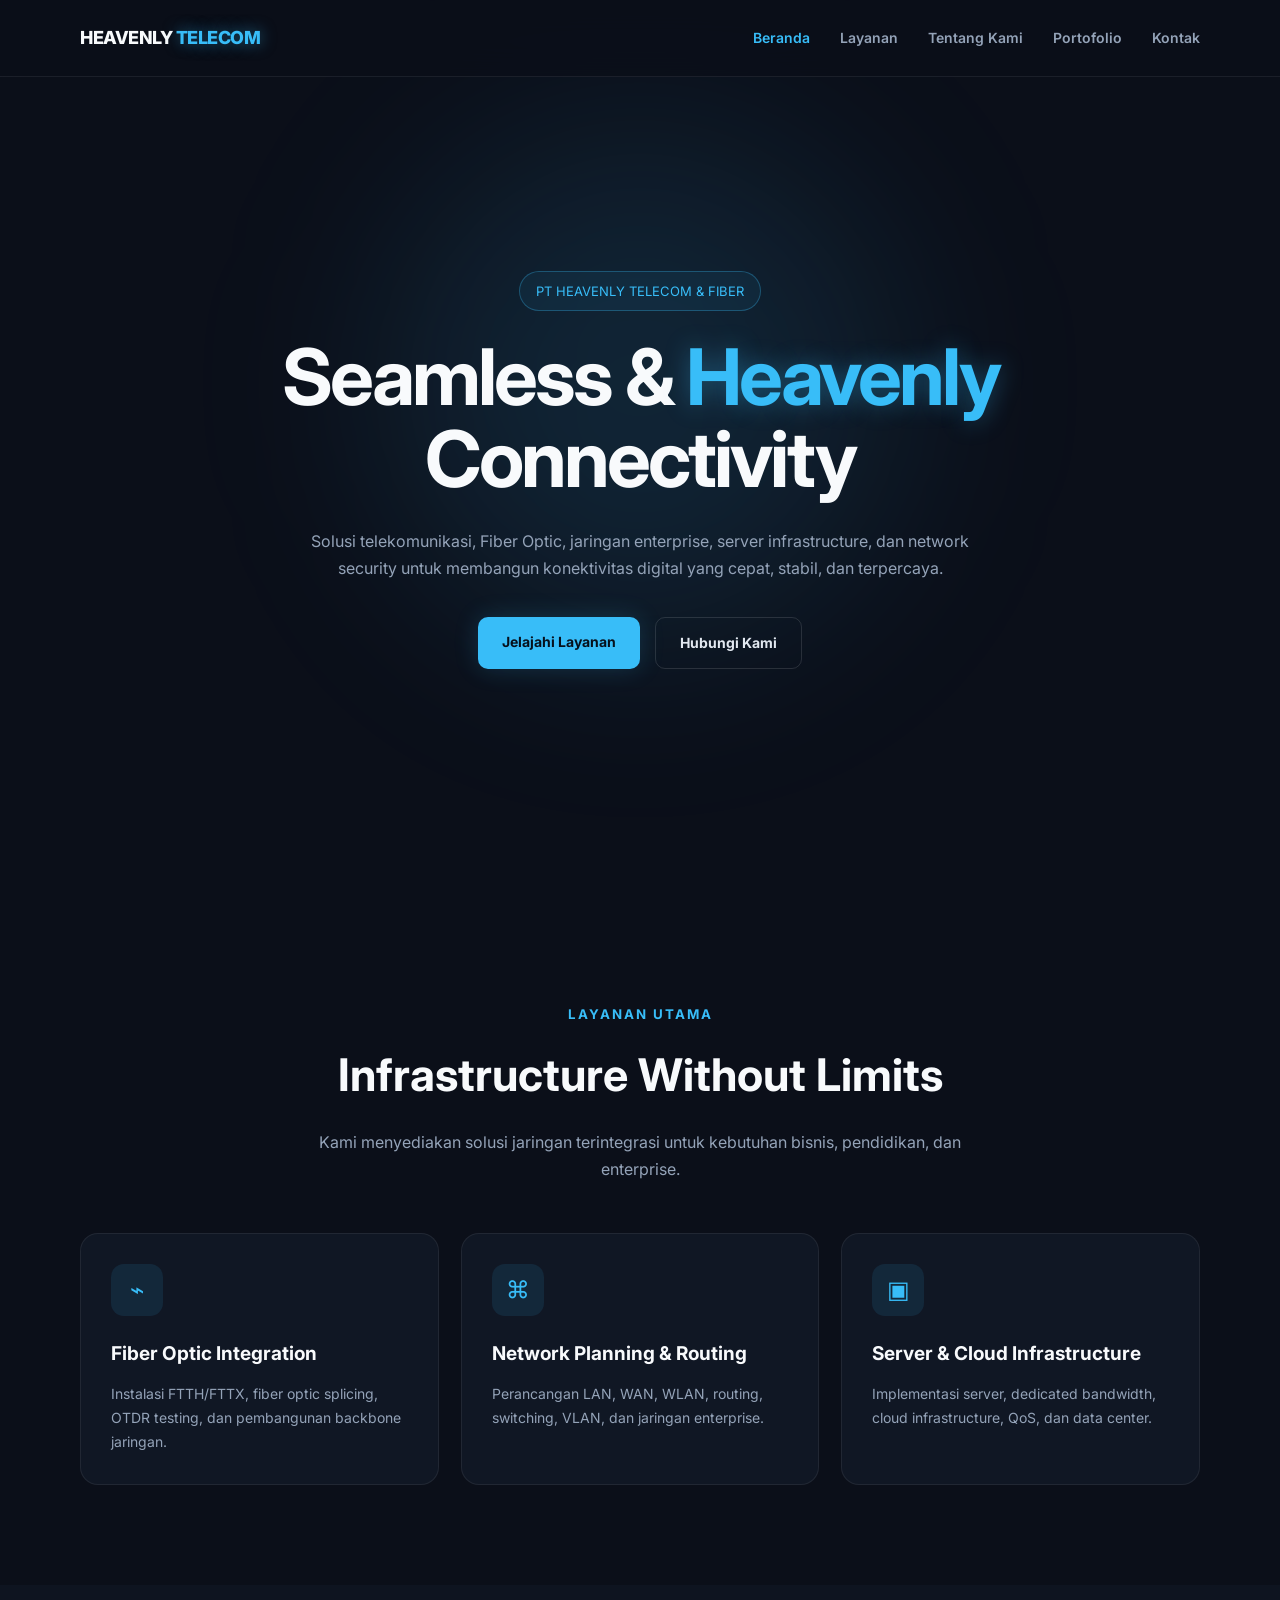
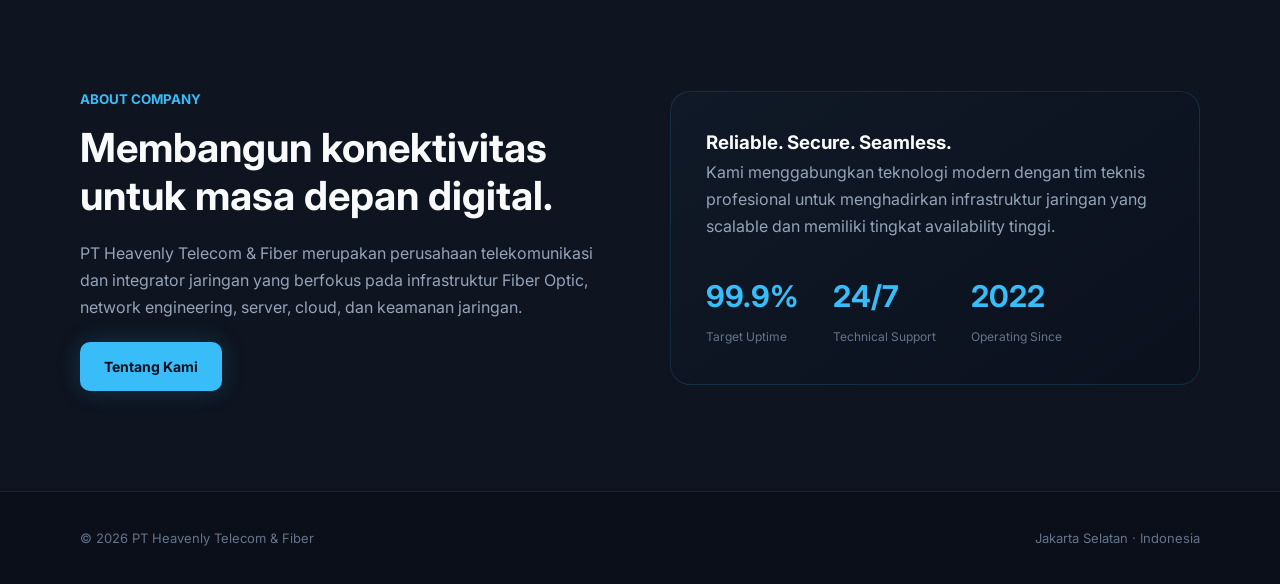
<file: index.html>
<!DOCTYPE html>
<html lang="id">
<head>
    <meta charset="UTF-8">
    <meta name="viewport" content="width=device-width, initial-scale=1.0">

    <title>PT Heavenly Telecom & Fiber | Beranda</title>

    <link rel="preconnect" href="https://fonts.googleapis.com">
    <link rel="preconnect" href="https://fonts.gstatic.com" crossorigin>
    <link href="https://fonts.googleapis.com/css2?family=Inter:wght@400;500;600;700;800&display=swap" rel="stylesheet">

    <style>
        * {
            margin: 0;
            padding: 0;
            box-sizing: border-box;
        }

        html {
            scroll-behavior: smooth;
        }

        body {
            font-family: "Inter", sans-serif;
            background: #0B0F19;
            color: #f8fafc;
            line-height: 1.7;
        }

        a {
            color: inherit;
            text-decoration: none;
        }

        .container {
            width: min(1120px, 90%);
            margin: auto;
        }

        /* NAVBAR */
        nav {
            position: fixed;
            top: 0;
            left: 0;
            width: 100%;
            z-index: 1000;
            background: rgba(11, 15, 25, .78);
            backdrop-filter: blur(16px);
            border-bottom: 1px solid rgba(255,255,255,.07);
        }

        .nav-container {
            min-height: 76px;
            display: flex;
            align-items: center;
            justify-content: space-between;
        }

        .logo {
            font-size: 18px;
            font-weight: 800;
            letter-spacing: -.5px;
        }

        .logo span {
            color: #38BDF8;
            text-shadow: 0 0 15px rgba(56,189,248,.5);
        }

        .nav-links {
            display: flex;
            gap: 30px;
            list-style: none;
        }

        .nav-links a {
            color: #94a3b8;
            font-size: 14px;
            font-weight: 600;
            transition: .3s;
        }

        .nav-links a:hover,
        .nav-links .active {
            color: #38BDF8;
        }

        .menu-btn {
            display: none;
            font-size: 25px;
            cursor: pointer;
        }

        /* HERO */
        .hero {
            min-height: 100vh;
            display: flex;
            align-items: center;
            position: relative;
            overflow: hidden;
            text-align: center;
            padding: 120px 0 80px;
        }

        .hero::before {
            content: "";
            position: absolute;
            width: 500px;
            height: 500px;
            background: rgba(56,189,248,.12);
            filter: blur(100px);
            border-radius: 50%;
            top: 15%;
            left: 50%;
            transform: translateX(-50%);
            pointer-events: none;
        }

        .hero-content {
            position: relative;
            z-index: 2;
            animation: fadeUp 1s ease;
        }

        .badge {
            display: inline-block;
            padding: 8px 16px;
            border: 1px solid rgba(56,189,248,.3);
            border-radius: 50px;
            color: #38BDF8;
            background: rgba(56,189,248,.06);
            font-size: 13px;
            margin-bottom: 25px;
        }

        h1 {
            max-width: 900px;
            margin: auto;
            font-size: clamp(42px, 7vw, 78px);
            line-height: 1.05;
            letter-spacing: -3px;
        }

        h1 span {
            color: #38BDF8;
            text-shadow: 0 0 25px rgba(56,189,248,.35);
        }

        .hero p {
            max-width: 700px;
            margin: 28px auto 35px;
            color: #94a3b8;
            font-size: 16px;
        }

        .buttons {
            display: flex;
            justify-content: center;
            gap: 15px;
            flex-wrap: wrap;
        }

        .btn {
            display: inline-block;
            padding: 13px 24px;
            border-radius: 10px;
            font-size: 14px;
            font-weight: 700;
            transition: .3s;
        }

        .btn-primary {
            background: #38BDF8;
            color: #06101c;
            box-shadow: 0 0 25px rgba(56,189,248,.18);
        }

        .btn-primary:hover {
            transform: translateY(-4px);
            box-shadow: 0 10px 35px rgba(56,189,248,.3);
        }

        .btn-secondary {
            border: 1px solid rgba(255,255,255,.12);
            color: #e2e8f0;
        }

        .btn-secondary:hover {
            border-color: #38BDF8;
            color: #38BDF8;
            transform: translateY(-4px);
        }

        /* SERVICES */
        section {
            padding: 100px 0;
        }

        .section-title {
            text-align: center;
            margin-bottom: 50px;
        }

        .section-title small {
            color: #38BDF8;
            font-weight: 700;
            text-transform: uppercase;
            letter-spacing: 2px;
        }

        .section-title h2 {
            font-size: clamp(30px, 5vw, 45px);
            margin-top: 10px;
        }

        .section-title p {
            max-width: 650px;
            margin: 15px auto;
            color: #94a3b8;
        }

        .grid {
            display: grid;
            grid-template-columns: repeat(3, 1fr);
            gap: 22px;
        }

        .card {
            background: #101724;
            border: 1px solid rgba(255,255,255,.07);
            border-radius: 18px;
            padding: 30px;
            transition: .35s;
        }

        .card:hover {
            transform: translateY(-8px);
            border-color: rgba(56,189,248,.5);
            box-shadow: 0 15px 45px rgba(0,0,0,.3),
                        0 0 25px rgba(56,189,248,.07);
        }

        .icon {
            width: 52px;
            height: 52px;
            display: grid;
            place-items: center;
            border-radius: 13px;
            background: rgba(56,189,248,.1);
            color: #38BDF8;
            font-size: 24px;
            margin-bottom: 22px;
        }

        .card h3 {
            margin-bottom: 12px;
            font-size: 19px;
        }

        .card p {
            color: #94a3b8;
            font-size: 14px;
        }

        /* ABOUT */
        .about {
            background: #0e1420;
        }

        .about-content {
            display: grid;
            grid-template-columns: 1fr 1fr;
            gap: 60px;
            align-items: center;
        }

        .about h2 {
            font-size: 40px;
            line-height: 1.2;
            margin: 12px 0 20px;
        }

        .about p {
            color: #94a3b8;
            margin-bottom: 20px;
        }

        .about-box {
            padding: 35px;
            border: 1px solid rgba(56,189,248,.15);
            border-radius: 20px;
            background: linear-gradient(145deg, #101927, #0b111d);
        }

        .stat {
            display: flex;
            gap: 35px;
            margin-top: 30px;
        }

        .stat strong {
            display: block;
            color: #38BDF8;
            font-size: 30px;
        }

        .stat span {
            color: #64748b;
            font-size: 12px;
        }

        /* FOOTER */
        footer {
            border-top: 1px solid rgba(255,255,255,.07);
            padding: 35px 0;
            color: #64748b;
            font-size: 13px;
        }

        .footer-content {
            display: flex;
            justify-content: space-between;
            gap: 20px;
        }

        @keyframes fadeUp {
            from {
                opacity: 0;
                transform: translateY(25px);
            }

            to {
                opacity: 1;
                transform: translateY(0);
            }
        }

        @media (max-width: 800px) {
            .menu-btn {
                display: block;
            }

            .nav-links {
                display: none;
                position: absolute;
                top: 76px;
                left: 0;
                width: 100%;
                padding: 20px 5%;
                background: #0B0F19;
                flex-direction: column;
                gap: 18px;
                border-bottom: 1px solid rgba(255,255,255,.08);
            }

            .nav-links.show {
                display: flex;
            }

            .grid,
            .about-content {
                grid-template-columns: 1fr;
            }

            .about-content {
                gap: 35px;
            }

            .footer-content {
                flex-direction: column;
            }
        }
    </style>
</head>

<body>

<nav>
    <div class="container nav-container">
        <a href="index.html" class="logo">
            HEAVENLY <span>TELECOM</span>
        </a>

        <div class="menu-btn" onclick="toggleMenu()">☰</div>

        <ul class="nav-links" id="navLinks">
            <li><a href="index.html" class="active">Beranda</a></li>
            <li><a href="layanan.html">Layanan</a></li>
            <li><a href="tentang.html">Tentang Kami</a></li>
            <li><a href="portofolio.html">Portofolio</a></li>
            <li><a href="kontak.html">Kontak</a></li>
        </ul>
    </div>
</nav>

<main>

<section class="hero">
    <div class="container hero-content">

        <div class="badge">PT HEAVENLY TELECOM & FIBER</div>

        <h1>
            Seamless & <span>Heavenly</span><br>
            Connectivity
        </h1>

        <p>
            Solusi telekomunikasi, Fiber Optic, jaringan enterprise,
            server infrastructure, dan network security untuk membangun
            konektivitas digital yang cepat, stabil, dan terpercaya.
        </p>

        <div class="buttons">
            <a href="layanan.html" class="btn btn-primary">
                Jelajahi Layanan
            </a>

            <a href="kontak.html" class="btn btn-secondary">
                Hubungi Kami
            </a>
        </div>

    </div>
</section>

<section>
    <div class="container">

        <div class="section-title">
            <small>Layanan Utama</small>
            <h2>Infrastructure Without Limits</h2>
            <p>
                Kami menyediakan solusi jaringan terintegrasi
                untuk kebutuhan bisnis, pendidikan, dan enterprise.
            </p>
        </div>

        <div class="grid">

            <div class="card">
                <div class="icon">⌁</div>
                <h3>Fiber Optic Integration</h3>
                <p>
                    Instalasi FTTH/FTTX, fiber optic splicing,
                    OTDR testing, dan pembangunan backbone jaringan.
                </p>
            </div>

            <div class="card">
                <div class="icon">⌘</div>
                <h3>Network Planning & Routing</h3>
                <p>
                    Perancangan LAN, WAN, WLAN, routing,
                    switching, VLAN, dan jaringan enterprise.
                </p>
            </div>

            <div class="card">
                <div class="icon">▣</div>
                <h3>Server & Cloud Infrastructure</h3>
                <p>
                    Implementasi server, dedicated bandwidth,
                    cloud infrastructure, QoS, dan data center.
                </p>
            </div>

        </div>
    </div>
</section>

<section class="about">
    <div class="container about-content">

        <div>
            <small style="color:#38BDF8;font-weight:700;">
                ABOUT COMPANY
            </small>

            <h2>
                Membangun konektivitas untuk masa depan digital.
            </h2>

            <p>
                PT Heavenly Telecom & Fiber merupakan perusahaan
                telekomunikasi dan integrator jaringan yang berfokus
                pada infrastruktur Fiber Optic, network engineering,
                server, cloud, dan keamanan jaringan.
            </p>

            <a href="tentang.html" class="btn btn-primary">
                Tentang Kami
            </a>
        </div>

        <div class="about-box">

            <h3>Reliable. Secure. Seamless.</h3>

            <p>
                Kami menggabungkan teknologi modern dengan tim teknis
                profesional untuk menghadirkan infrastruktur jaringan
                yang scalable dan memiliki tingkat availability tinggi.
            </p>

            <div class="stat">
                <div>
                    <strong>99.9%</strong>
                    <span>Target Uptime</span>
                </div>

                <div>
                    <strong>24/7</strong>
                    <span>Technical Support</span>
                </div>

                <div>
                    <strong>2022</strong>
                    <span>Operating Since</span>
                </div>
            </div>

        </div>

    </div>
</section>

</main>

<footer>
    <div class="container footer-content">
        <div>
            © 2026 PT Heavenly Telecom & Fiber
        </div>

        <div>
            Jakarta Selatan · Indonesia
        </div>
    </div>
</footer>

<script>
function toggleMenu() {
    document.getElementById("navLinks").classList.toggle("show");
}
</script>

</body>
</html>
</file>
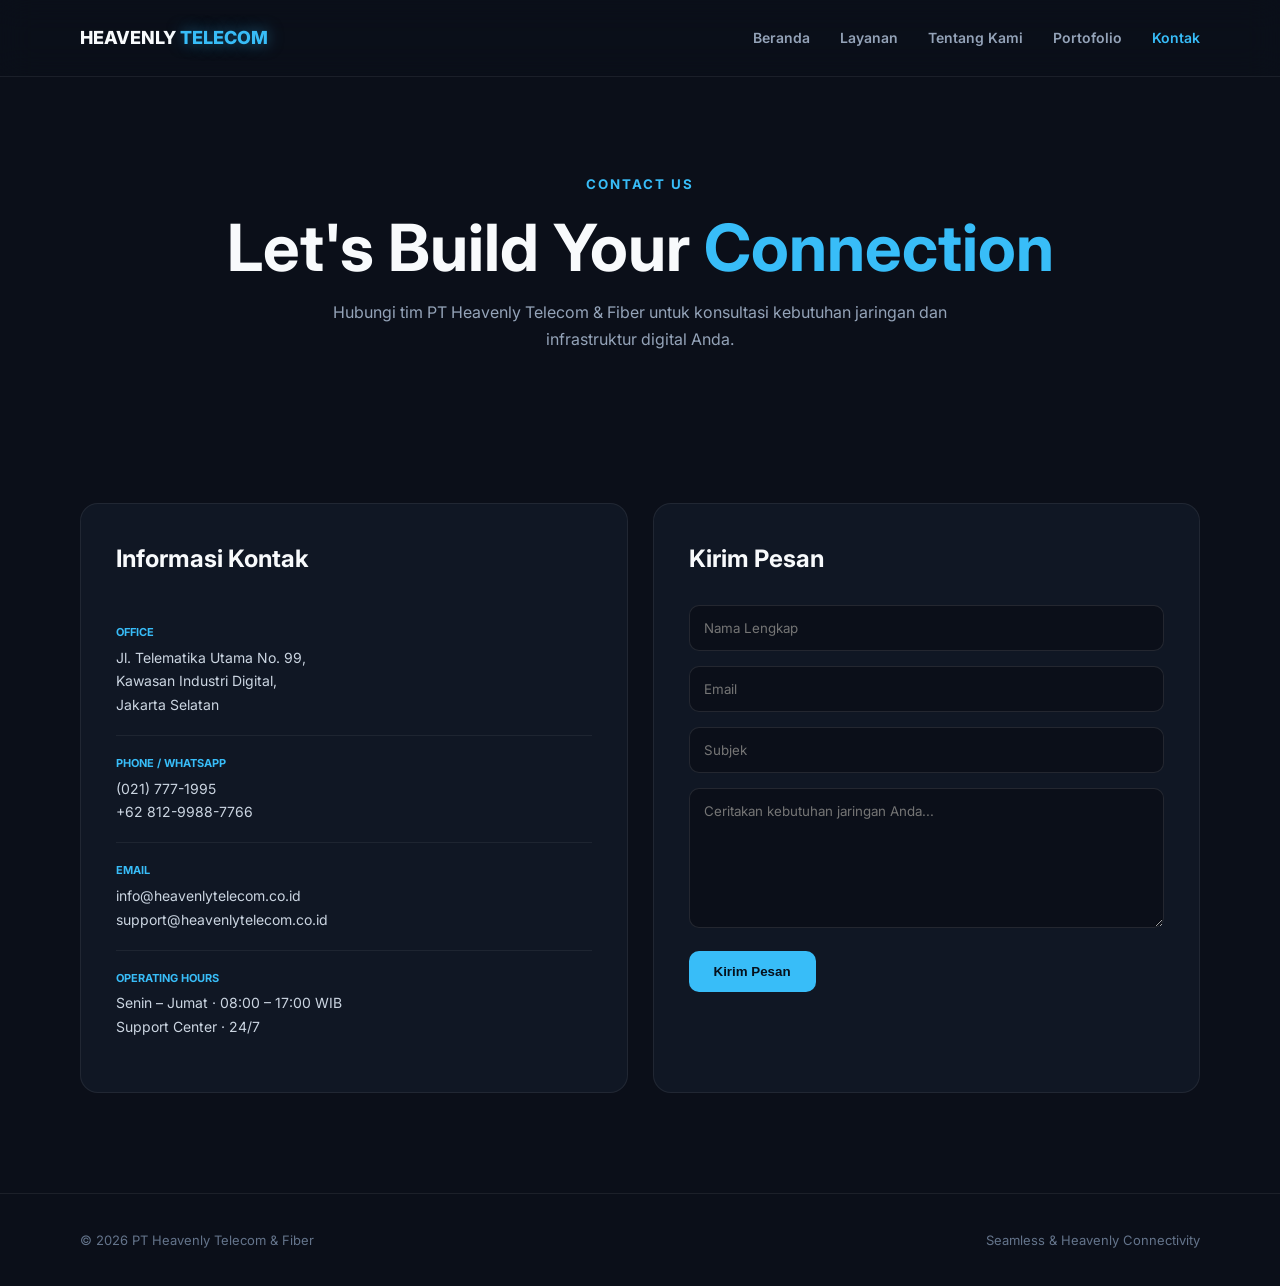
<file: kontak kami.html>
<!DOCTYPE html>
<html lang="id">
<head>
<meta charset="UTF-8">
<meta name="viewport" content="width=device-width, initial-scale=1.0">

<title>Kontak | PT Heavenly Telecom & Fiber</title>

<link rel="preconnect" href="https://fonts.googleapis.com">
<link rel="preconnect" href="https://fonts.gstatic.com" crossorigin>
<link href="https://fonts.googleapis.com/css2?family=Inter:wght@400;500;600;700;800&display=swap" rel="stylesheet">

<style>
*{margin:0;padding:0;box-sizing:border-box}

body{
font-family:Inter,sans-serif;
background:#0B0F19;
color:#f8fafc;
line-height:1.7
}

a{text-decoration:none;color:inherit}

.container{
width:min(1120px,90%);
margin:auto
}

nav{
position:fixed;
top:0;
width:100%;
z-index:1000;
background:rgba(11,15,25,.8);
backdrop-filter:blur(16px);
border-bottom:1px solid rgba(255,255,255,.07)
}

.nav-container{
min-height:76px;
display:flex;
align-items:center;
justify-content:space-between
}

.logo{
font-size:18px;
font-weight:800
}

.logo span{
color:#38BDF8;
text-shadow:0 0 15px rgba(56,189,248,.5)
}

.nav-links{
display:flex;
gap:30px;
list-style:none
}

.nav-links a{
color:#94a3b8;
font-size:14px;
font-weight:600;
transition:.3s
}

.nav-links a:hover,
.nav-links .active{
color:#38BDF8
}

.menu-btn{
display:none;
font-size:25px;
cursor:pointer
}

.header{
padding:170px 0 90px;
text-align:center
}

.header small{
color:#38BDF8;
font-weight:700;
letter-spacing:2px
}

.header h1{
font-size:clamp(40px,6vw,65px);
margin:15px 0;
line-height:1.1
}

.header p{
max-width:650px;
margin:auto;
color:#94a3b8
}

section{
padding:60px 0 100px
}

.contact-grid{
display:grid;
grid-template-columns:1fr 1fr;
gap:25px
}

.info{
background:#101724;
padding:35px;
border-radius:18px;
border:1px solid rgba(255,255,255,.07)
}

.info h2{
margin-bottom:25px
}

.contact-item{
padding:18px 0;
border-bottom:1px solid rgba(255,255,255,.06)
}

.contact-item:last-child{
border-bottom:0
}

.contact-item small{
display:block;
color:#38BDF8;
font-size:11px;
font-weight:700;
text-transform:uppercase
}

.contact-item p{
color:#cbd5e1;
font-size:14px;
margin-top:4px
}

form{
background:#101724;
padding:35px;
border-radius:18px;
border:1px solid rgba(255,255,255,.07)
}

form h2{
margin-bottom:25px
}

input,
textarea{
width:100%;
background:#0B0F19;
border:1px solid rgba(255,255,255,.1);
border-radius:10px;
padding:14px;
margin-bottom:15px;
color:white;
font-family:inherit;
outline:none;
transition:.3s
}

input:focus,
textarea:focus{
border-color:#38BDF8;
box-shadow:0 0 15px rgba(56,189,248,.08)
}

textarea{
min-height:140px;
resize:vertical
}

button{
border:0;
cursor:pointer;
padding:13px 25px;
border-radius:10px;
background:#38BDF8;
color:#06101c;
font-weight:800;
transition:.3s
}

button:hover{
transform:translateY(-3px);
box-shadow:0 10px 30px rgba(56,189,248,.25)
}

footer{
border-top:1px solid rgba(255,255,255,.07);
padding:35px 0;
color:#64748b;
font-size:13px
}

.footer{
display:flex;
justify-content:space-between
}

@media(max-width:800px){

.menu-btn{display:block}

.nav-links{
display:none;
position:absolute;
top:76px;
left:0;
width:100%;
padding:20px 5%;
background:#0B0F19;
flex-direction:column;
gap:18px
}

.nav-links.show{display:flex}

.contact-grid{
grid-template-columns:1fr
}

.footer{
flex-direction:column;
gap:10px
}
}
</style>
</head>

<body>

<nav>
<div class="container nav-container">

<a href="index.html" class="logo">
HEAVENLY <span>TELECOM</span>
</a>

<div class="menu-btn" onclick="toggleMenu()">☰</div>

<ul class="nav-links" id="navLinks">
<li><a href="index.html">Beranda</a></li>
<li><a href="layanan.html">Layanan</a></li>
<li><a href="tentang.html">Tentang Kami</a></li>
<li><a href="portofolio.html">Portofolio</a></li>
<li><a href="kontak.html" class="active">Kontak</a></li>
</ul>

</div>
</nav>

<header class="header">
<div class="container">

<small>CONTACT US</small>

<h1>
Let's Build Your
<span style="color:#38BDF8">Connection</span>
</h1>

<p>
Hubungi tim PT Heavenly Telecom & Fiber untuk
konsultasi kebutuhan jaringan dan infrastruktur digital Anda.
</p>

</div>
</header>

<section>
<div class="container">

<div class="contact-grid">

<div class="info">

<h2>Informasi Kontak</h2>

<div class="contact-item">
<small>Office</small>
<p>
Jl. Telematika Utama No. 99,<br>
Kawasan Industri Digital,<br>
Jakarta Selatan
</p>
</div>

<div class="contact-item">
<small>Phone / WhatsApp</small>
<p>(021) 777-1995<br>+62 812-9988-7766</p>
</div>

<div class="contact-item">
<small>Email</small>
<p>info@heavenlytelecom.co.id<br>support@heavenlytelecom.co.id</p>
</div>

<div class="contact-item">
<small>Operating Hours</small>
<p>
Senin – Jumat · 08:00 – 17:00 WIB<br>
Support Center · 24/7
</p>
</div>

</div>

<form onsubmit="sendMessage(event)">

<h2>Kirim Pesan</h2>

<input type="text" placeholder="Nama Lengkap" required>

<input type="email" placeholder="Email" required>

<input type="text" placeholder="Subjek" required>

<textarea placeholder="Ceritakan kebutuhan jaringan Anda..." required></textarea>

<button type="submit">
Kirim Pesan
</button>

</form>

</div>

</div>
</section>

<footer>
<div class="container footer">
<span>© 2026 PT Heavenly Telecom & Fiber</span>
<span>Seamless & Heavenly Connectivity</span>
</div>
</footer>

<script>
function toggleMenu(){
document.getElementById("navLinks").classList.toggle("show");
}

function sendMessage(event){
event.preventDefault();

alert("Terima kasih. Pesan Anda berhasil disiapkan untuk PT Heavenly Telecom & Fiber.");

event.target.reset();
}
</script>

</body>
</html>
</file>
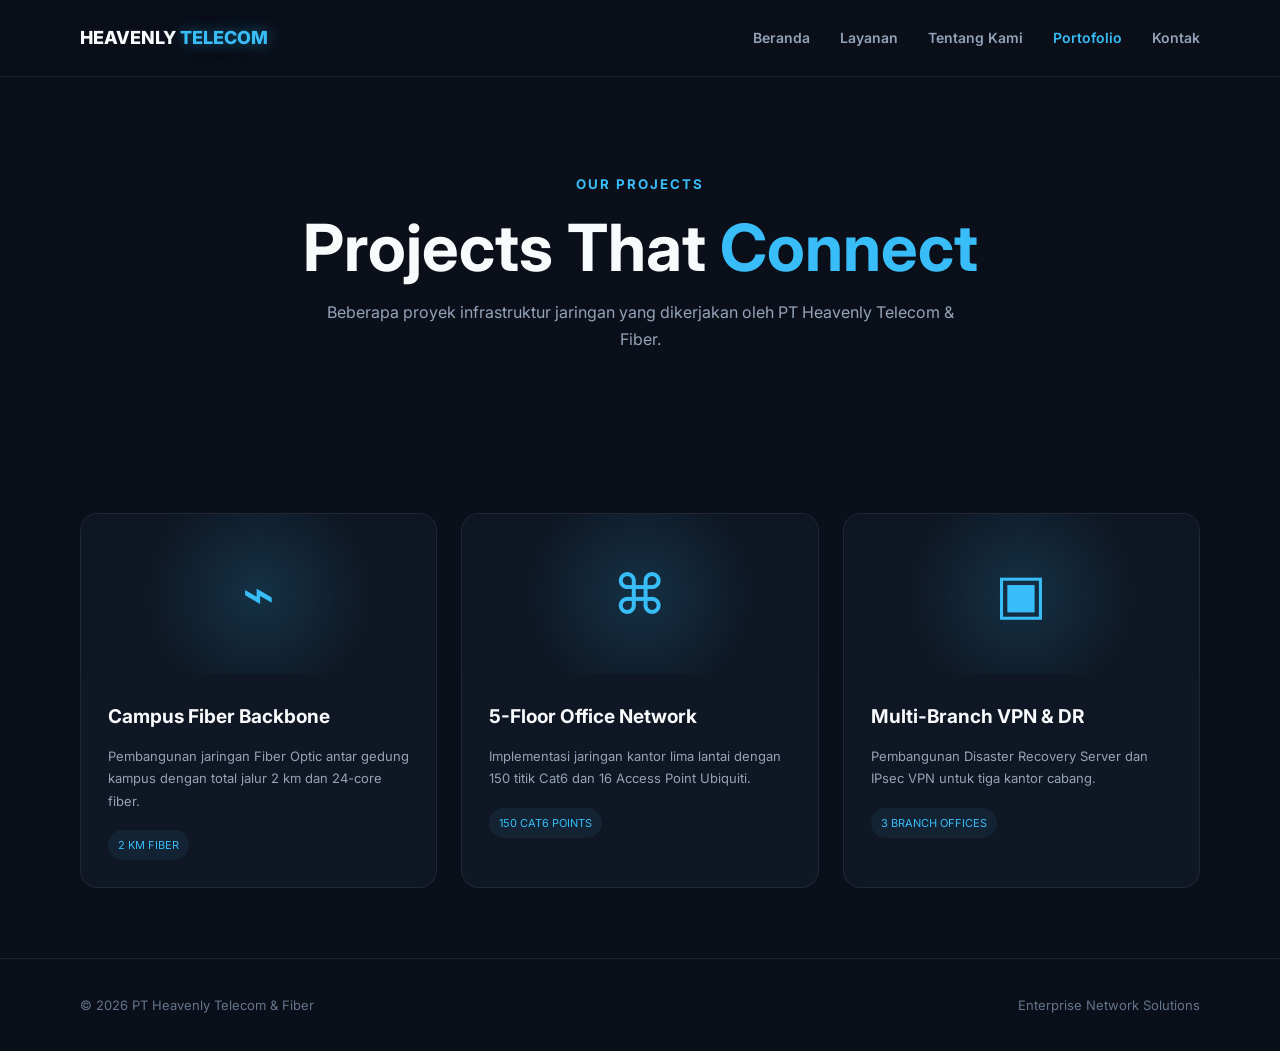
<file: portofolio.html>
<!DOCTYPE html>
<html lang="id">
<head>
<meta charset="UTF-8">
<meta name="viewport" content="width=device-width, initial-scale=1.0">

<title>Portofolio | PT Heavenly Telecom & Fiber</title>

<link rel="preconnect" href="https://fonts.googleapis.com">
<link rel="preconnect" href="https://fonts.gstatic.com" crossorigin>
<link href="https://fonts.googleapis.com/css2?family=Inter:wght@400;500;600;700;800&display=swap" rel="stylesheet">

<style>
*{margin:0;padding:0;box-sizing:border-box}

body{
font-family:Inter,sans-serif;
background:#0B0F19;
color:#f8fafc;
line-height:1.7
}

a{text-decoration:none;color:inherit}

.container{
width:min(1120px,90%);
margin:auto
}

nav{
position:fixed;
top:0;
width:100%;
z-index:1000;
background:rgba(11,15,25,.8);
backdrop-filter:blur(16px);
border-bottom:1px solid rgba(255,255,255,.07)
}

.nav-container{
min-height:76px;
display:flex;
align-items:center;
justify-content:space-between
}

.logo{
font-size:18px;
font-weight:800
}

.logo span{
color:#38BDF8;
text-shadow:0 0 15px rgba(56,189,248,.5)
}

.nav-links{
display:flex;
gap:30px;
list-style:none
}

.nav-links a{
color:#94a3b8;
font-size:14px;
font-weight:600;
transition:.3s
}

.nav-links a:hover,
.nav-links .active{
color:#38BDF8
}

.menu-btn{
display:none;
font-size:25px;
cursor:pointer
}

.header{
padding:170px 0 90px;
text-align:center
}

.header small{
color:#38BDF8;
font-weight:700;
letter-spacing:2px
}

.header h1{
font-size:clamp(40px,6vw,65px);
margin:15px 0;
line-height:1.1
}

.header p{
max-width:650px;
margin:auto;
color:#94a3b8
}

section{
padding:70px 0
}

.projects{
display:grid;
grid-template-columns:repeat(3,1fr);
gap:24px
}

.project{
background:#101724;
border-radius:18px;
border:1px solid rgba(255,255,255,.07);
overflow:hidden;
transition:.35s
}

.project:hover{
transform:translateY(-8px);
border-color:rgba(56,189,248,.45);
box-shadow:0 15px 40px rgba(0,0,0,.3)
}

.project-top{
height:160px;
display:grid;
place-items:center;
background:
radial-gradient(circle,rgba(56,189,248,.16),transparent 60%),
#0e1623;
color:#38BDF8;
font-size:55px
}

.project-content{
padding:27px
}

.project-content h2{
font-size:19px;
margin-bottom:12px
}

.project-content p{
font-size:13px;
color:#94a3b8
}

.project-content span{
display:inline-block;
margin-top:18px;
padding:6px 10px;
border-radius:30px;
background:rgba(56,189,248,.07);
color:#38BDF8;
font-size:11px
}

footer{
border-top:1px solid rgba(255,255,255,.07);
padding:35px 0;
color:#64748b;
font-size:13px
}

.footer{
display:flex;
justify-content:space-between
}

@media(max-width:900px){
.projects{grid-template-columns:1fr 1fr}
}

@media(max-width:800px){

.menu-btn{display:block}

.nav-links{
display:none;
position:absolute;
top:76px;
left:0;
width:100%;
padding:20px 5%;
background:#0B0F19;
flex-direction:column;
gap:18px
}

.nav-links.show{display:flex}

.projects{grid-template-columns:1fr}

.footer{
flex-direction:column;
gap:10px
}
}
</style>
</head>

<body>

<nav>
<div class="container nav-container">

<a href="index.html" class="logo">
HEAVENLY <span>TELECOM</span>
</a>

<div class="menu-btn" onclick="toggleMenu()">☰</div>

<ul class="nav-links" id="navLinks">
<li><a href="index.html">Beranda</a></li>
<li><a href="layanan.html">Layanan</a></li>
<li><a href="tentang.html">Tentang Kami</a></li>
<li><a href="portofolio.html" class="active">Portofolio</a></li>
<li><a href="kontak.html">Kontak</a></li>
</ul>

</div>
</nav>

<header class="header">
<div class="container">

<small>OUR PROJECTS</small>

<h1>
Projects That
<span style="color:#38BDF8">Connect</span>
</h1>

<p>
Beberapa proyek infrastruktur jaringan yang
dikerjakan oleh PT Heavenly Telecom & Fiber.
</p>

</div>
</header>

<section>
<div class="container">

<div class="projects">

<div class="project">

<div class="project-top">⌁</div>

<div class="project-content">

<h2>Campus Fiber Backbone</h2>

<p>
Pembangunan jaringan Fiber Optic antar gedung
kampus dengan total jalur 2 km dan 24-core fiber.
</p>

<span>2 KM FIBER</span>

</div>
</div>

<div class="project">

<div class="project-top">⌘</div>

<div class="project-content">

<h2>5-Floor Office Network</h2>

<p>
Implementasi jaringan kantor lima lantai dengan
150 titik Cat6 dan 16 Access Point Ubiquiti.
</p>

<span>150 CAT6 POINTS</span>

</div>
</div>

<div class="project">

<div class="project-top">▣</div>

<div class="project-content">

<h2>Multi-Branch VPN & DR</h2>

<p>
Pembangunan Disaster Recovery Server dan
IPsec VPN untuk tiga kantor cabang.
</p>

<span>3 BRANCH OFFICES</span>

</div>
</div>

</div>

</div>
</section>

<footer>
<div class="container footer">
<span>© 2026 PT Heavenly Telecom & Fiber</span>
<span>Enterprise Network Solutions</span>
</div>
</footer>

<script>
function toggleMenu(){
document.getElementById("navLinks").classList.toggle("show");
}
</script>

</body>
</html>
</file>
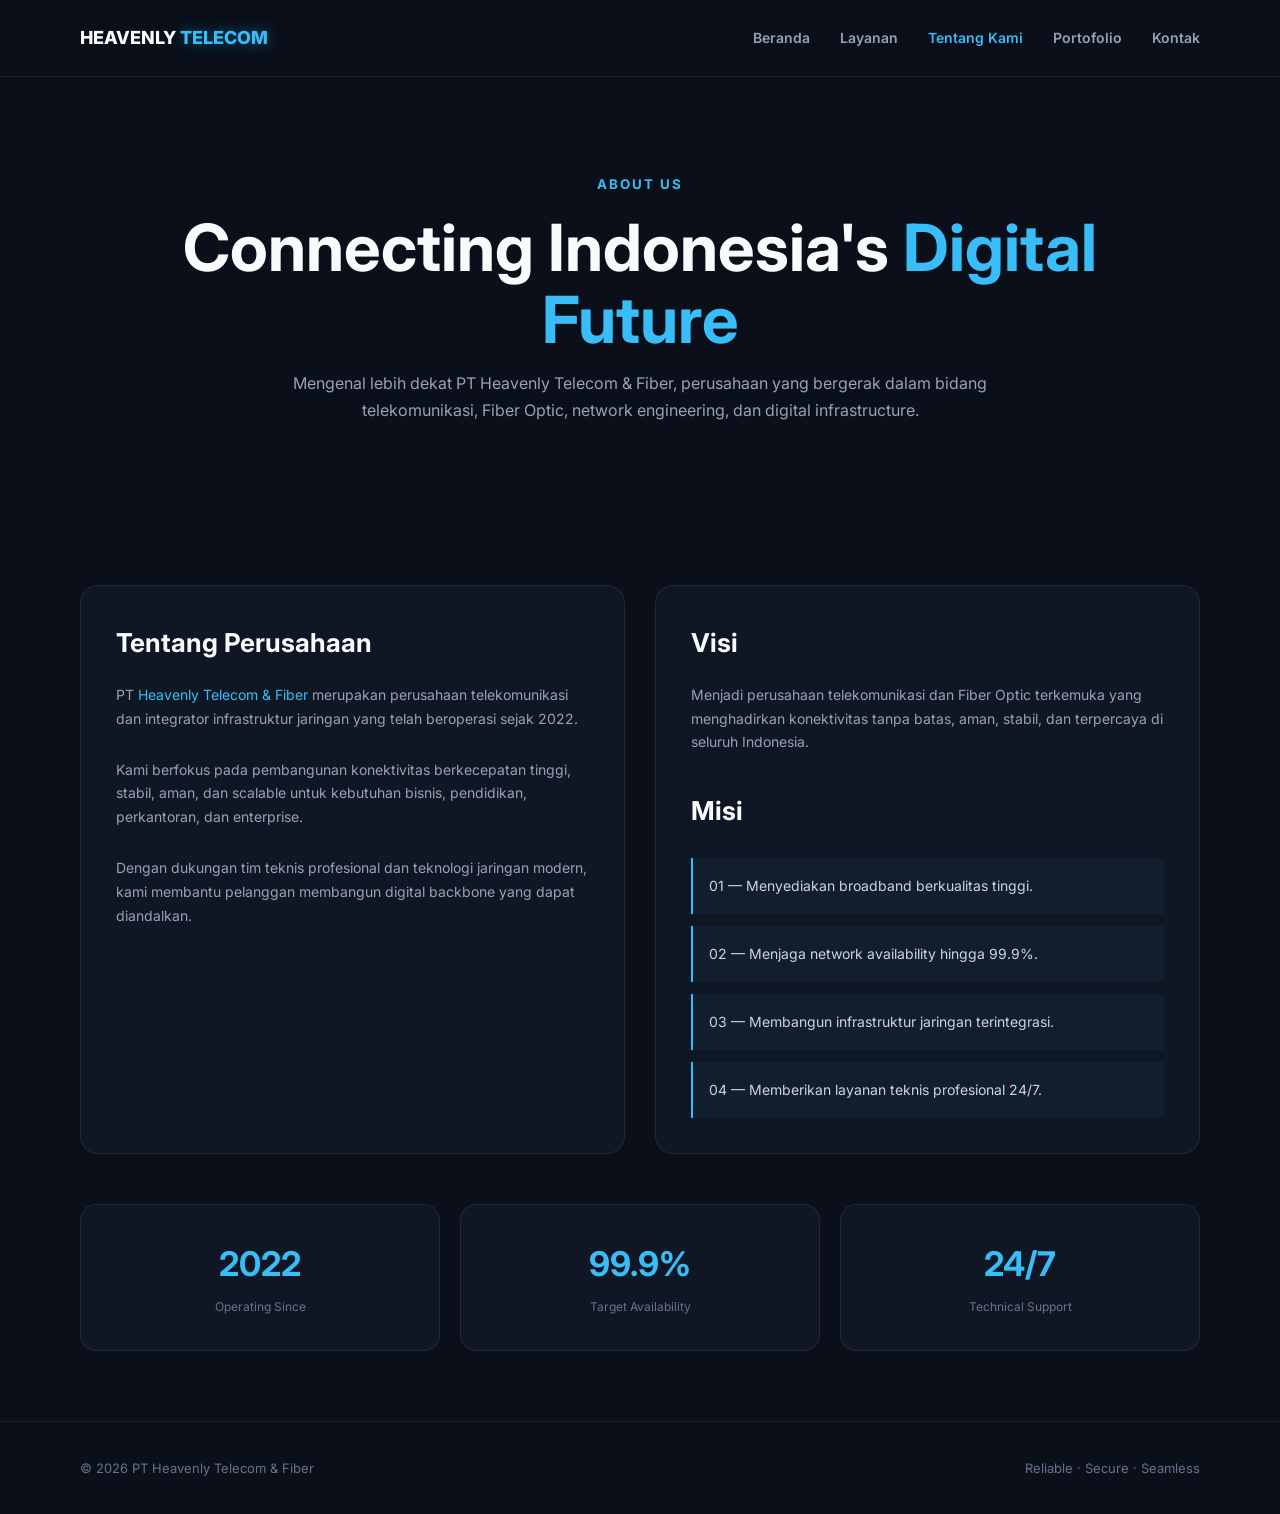
<file: tentang.html>
<!DOCTYPE html>
<html lang="id">
<head>
<meta charset="UTF-8">
<meta name="viewport" content="width=device-width, initial-scale=1.0">

<title>Tentang Kami | PT Heavenly Telecom & Fiber</title>

<link rel="preconnect" href="https://fonts.googleapis.com">
<link rel="preconnect" href="https://fonts.gstatic.com" crossorigin>
<link href="https://fonts.googleapis.com/css2?family=Inter:wght@400;500;600;700;800&display=swap" rel="stylesheet">

<style>
*{margin:0;padding:0;box-sizing:border-box}

body{
font-family:Inter,sans-serif;
background:#0B0F19;
color:#f8fafc;
line-height:1.7
}

a{text-decoration:none;color:inherit}

.container{
width:min(1120px,90%);
margin:auto
}

nav{
position:fixed;
top:0;
width:100%;
z-index:1000;
background:rgba(11,15,25,.8);
backdrop-filter:blur(16px);
border-bottom:1px solid rgba(255,255,255,.07)
}

.nav-container{
min-height:76px;
display:flex;
align-items:center;
justify-content:space-between
}

.logo{
font-size:18px;
font-weight:800
}

.logo span{
color:#38BDF8;
text-shadow:0 0 15px rgba(56,189,248,.5)
}

.nav-links{
display:flex;
gap:30px;
list-style:none
}

.nav-links a{
color:#94a3b8;
font-size:14px;
font-weight:600;
transition:.3s
}

.nav-links a:hover,
.nav-links .active{
color:#38BDF8
}

.menu-btn{
display:none;
font-size:25px;
cursor:pointer
}

.header{
padding:170px 0 90px;
text-align:center
}

.header small{
color:#38BDF8;
font-weight:700;
letter-spacing:2px
}

.header h1{
font-size:clamp(40px,6vw,65px);
line-height:1.1;
margin:15px 0
}

.header p{
max-width:700px;
margin:auto;
color:#94a3b8
}

section{
padding:70px 0
}

.about-grid{
display:grid;
grid-template-columns:1fr 1fr;
gap:30px
}

.box{
background:#101724;
padding:35px;
border-radius:18px;
border:1px solid rgba(255,255,255,.07)
}

.box h2{
margin-bottom:18px;
font-size:26px
}

.box p{
color:#94a3b8;
font-size:14px
}

.highlight{
color:#38BDF8
}

.mission{
margin-top:25px;
display:grid;
gap:12px
}

.mission div{
padding:16px;
border-left:2px solid #38BDF8;
background:rgba(56,189,248,.04);
color:#cbd5e1;
font-size:14px
}

.stats{
margin-top:50px;
display:grid;
grid-template-columns:repeat(3,1fr);
gap:20px
}

.stat{
background:#101724;
padding:30px;
text-align:center;
border:1px solid rgba(255,255,255,.07);
border-radius:16px
}

.stat strong{
display:block;
font-size:34px;
color:#38BDF8
}

.stat span{
font-size:12px;
color:#64748b
}

footer{
border-top:1px solid rgba(255,255,255,.07);
padding:35px 0;
color:#64748b;
font-size:13px
}

.footer{
display:flex;
justify-content:space-between
}

@media(max-width:800px){

.menu-btn{display:block}

.nav-links{
display:none;
position:absolute;
top:76px;
left:0;
width:100%;
padding:20px 5%;
background:#0B0F19;
flex-direction:column;
gap:18px
}

.nav-links.show{display:flex}

.about-grid,
.stats{
grid-template-columns:1fr
}

.footer{
flex-direction:column;
gap:10px
}
}
</style>
</head>

<body>

<nav>
<div class="container nav-container">

<a href="index.html" class="logo">
HEAVENLY <span>TELECOM</span>
</a>

<div class="menu-btn" onclick="toggleMenu()">☰</div>

<ul class="nav-links" id="navLinks">
<li><a href="index.html">Beranda</a></li>
<li><a href="layanan.html">Layanan</a></li>
<li><a href="tentang.html" class="active">Tentang Kami</a></li>
<li><a href="portofolio.html">Portofolio</a></li>
<li><a href="kontak.html">Kontak</a></li>
</ul>

</div>
</nav>

<header class="header">
<div class="container">

<small>ABOUT US</small>

<h1>
Connecting Indonesia's
<span class="highlight">Digital Future</span>
</h1>

<p>
Mengenal lebih dekat PT Heavenly Telecom & Fiber,
perusahaan yang bergerak dalam bidang telekomunikasi,
Fiber Optic, network engineering, dan digital infrastructure.
</p>

</div>
</header>

<section>
<div class="container">

<div class="about-grid">

<div class="box">
<h2>Tentang Perusahaan</h2>

<p>
PT <span class="highlight">Heavenly Telecom & Fiber</span>
merupakan perusahaan telekomunikasi dan integrator
infrastruktur jaringan yang telah beroperasi sejak 2022.
</p>

<br>

<p>
Kami berfokus pada pembangunan konektivitas berkecepatan
tinggi, stabil, aman, dan scalable untuk kebutuhan bisnis,
pendidikan, perkantoran, dan enterprise.
</p>

<br>

<p>
Dengan dukungan tim teknis profesional dan teknologi
jaringan modern, kami membantu pelanggan membangun
digital backbone yang dapat diandalkan.
</p>
</div>

<div class="box">
<h2>Visi</h2>

<p>
Menjadi perusahaan telekomunikasi dan Fiber Optic
terkemuka yang menghadirkan konektivitas tanpa batas,
aman, stabil, dan terpercaya di seluruh Indonesia.
</p>

<h2 style="margin-top:35px">Misi</h2>

<div class="mission">

<div>01 — Menyediakan broadband berkualitas tinggi.</div>

<div>02 — Menjaga network availability hingga 99.9%.</div>

<div>03 — Membangun infrastruktur jaringan terintegrasi.</div>

<div>04 — Memberikan layanan teknis profesional 24/7.</div>

</div>
</div>

</div>

<div class="stats">

<div class="stat">
<strong>2022</strong>
<span>Operating Since</span>
</div>

<div class="stat">
<strong>99.9%</strong>
<span>Target Availability</span>
</div>

<div class="stat">
<strong>24/7</strong>
<span>Technical Support</span>
</div>

</div>

</div>
</section>

<footer>
<div class="container footer">
<span>© 2026 PT Heavenly Telecom & Fiber</span>
<span>Reliable · Secure · Seamless</span>
</div>
</footer>

<script>
function toggleMenu(){
document.getElementById("navLinks").classList.toggle("show");
}
</script>

</body>
</html>
</file>
